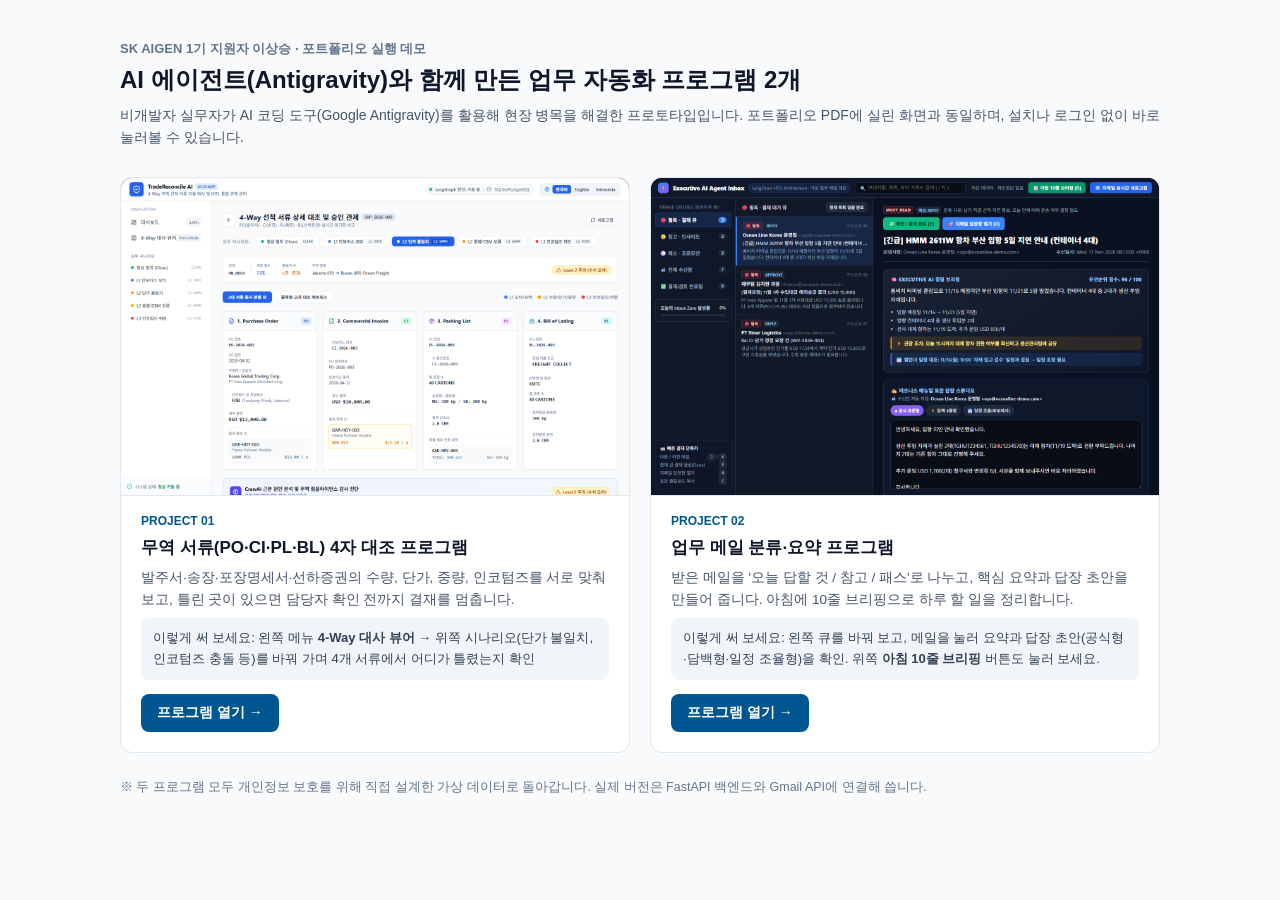
<file: index.html>
<!DOCTYPE html>
<html lang="ko">
<head>
  <meta charset="UTF-8" />
  <meta name="viewport" content="width=device-width, initial-scale=1.0" />
  <title>이상승 포트폴리오 데모 | SK AIGEN 1기</title>
  <style>
    * { box-sizing: border-box; margin: 0; padding: 0; }
    body { font-family: 'Pretendard', -apple-system, 'Malgun Gothic', sans-serif; background: #f8fafc; color: #1e293b; }
    .wrap { max-width: 1080px; margin: 0 auto; padding: 40px 20px 56px; }
    .head { margin-bottom: 28px; }
    .head .who { font-size: 13px; color: #64748b; font-weight: 600; }
    .head h1 { font-size: 24px; margin-top: 6px; color: #0f172a; }
    .head p { margin-top: 8px; font-size: 14px; color: #475569; line-height: 1.6; }
    .grid { display: grid; grid-template-columns: 1fr 1fr; gap: 20px; }
    .card { background: #fff; border: 1px solid #e2e8f0; border-radius: 12px; overflow: hidden; display: flex; flex-direction: column; text-decoration: none; color: inherit; transition: box-shadow .15s, transform .15s; }
    .card:hover { box-shadow: 0 10px 28px rgba(15, 23, 42, .12); transform: translateY(-2px); }
    .card img { width: 100%; height: auto; display: block; border-bottom: 1px solid #e2e8f0; background: #0f172a; min-height: 220px; object-fit: cover; }
    .body { padding: 18px 20px 20px; display: flex; flex-direction: column; gap: 8px; flex: 1; }
    .tag { font-size: 12px; font-weight: 700; color: #005691; }
    .body h2 { font-size: 17px; color: #0f172a; }
    .body p { font-size: 13.5px; color: #475569; line-height: 1.6; flex: 1; }
    .try { font-size: 13px; color: #334155; background: #f1f5f9; border-radius: 8px; padding: 10px 12px; line-height: 1.6; }
    .btn { margin-top: 6px; align-self: flex-start; background: #005691; color: #fff; font-size: 14px; font-weight: 700; padding: 10px 16px; border-radius: 8px; }
    .note { margin-top: 24px; font-size: 12.5px; color: #64748b; line-height: 1.6; }
    @media (max-width: 820px) { .grid { grid-template-columns: 1fr; } }
  </style>
</head>
<body>
  <div class="wrap">
    <div class="head">
      <div class="who">SK AIGEN 1기 지원자 이상승 · 포트폴리오 실행 데모</div>
      <h1>AI 에이전트(Antigravity)와 함께 만든 업무 자동화 프로그램 2개</h1>
      <p>비개발자 실무자가 AI 코딩 도구(Google Antigravity)를 활용해 현장 병목을 해결한 프로토타입입니다. 포트폴리오 PDF에 실린 화면과 동일하며, 설치나 로그인 없이 바로 눌러볼 수 있습니다.</p>
    </div>

    <div class="grid">
      <a class="card" href="./trade/">
        <img src="trade.png?v=3" onerror="this.onerror=null; this.src='trade.png';" alt="TradeReconcile AI 화면" loading="eager" decoding="async" />
        <div class="body">
          <div class="tag">PROJECT 01</div>
          <h2>무역 서류(PO·CI·PL·BL) 4자 대조 프로그램</h2>
          <p>발주서·송장·포장명세서·선하증권의 수량, 단가, 중량, 인코텀즈를 서로 맞춰 보고, 틀린 곳이 있으면 담당자 확인 전까지 결재를 멈춥니다.</p>
          <div class="try">이렇게 써 보세요: 왼쪽 메뉴 <b>4-Way 대사 뷰어</b> → 위쪽 시나리오(단가 불일치, 인코텀즈 충돌 등)를 바꿔 가며 4개 서류에서 어디가 틀렸는지 확인</div>
          <span class="btn">프로그램 열기 →</span>
        </div>
      </a>

      <a class="card" href="./email-briefing/">
        <img src="email.png?v=3" onerror="this.onerror=null; this.src='email.png';" alt="EmailBriefing AI 화면" loading="eager" decoding="async" />
        <div class="body">
          <div class="tag">PROJECT 02</div>
          <h2>업무 메일 분류·요약 프로그램</h2>
          <p>받은 메일을 '오늘 답할 것 / 참고 / 패스'로 나누고, 핵심 요약과 답장 초안을 만들어 줍니다. 아침에 10줄 브리핑으로 하루 할 일을 정리합니다.</p>
          <div class="try">이렇게 써 보세요: 왼쪽 큐를 바꿔 보고, 메일을 눌러 요약과 답장 초안(공식형·담백형·일정 조율형)을 확인. 위쪽 <b>아침 10줄 브리핑</b> 버튼도 눌러 보세요.</div>
          <span class="btn">프로그램 열기 →</span>
        </div>
      </a>
    </div>

    <p class="note">※ 두 프로그램 모두 개인정보 보호를 위해 직접 설계한 가상 데이터로 돌아갑니다. 실제 버전은 FastAPI 백엔드와 Gmail API에 연결해 씁니다.</p>
  </div>
</body>
</html>
</file>
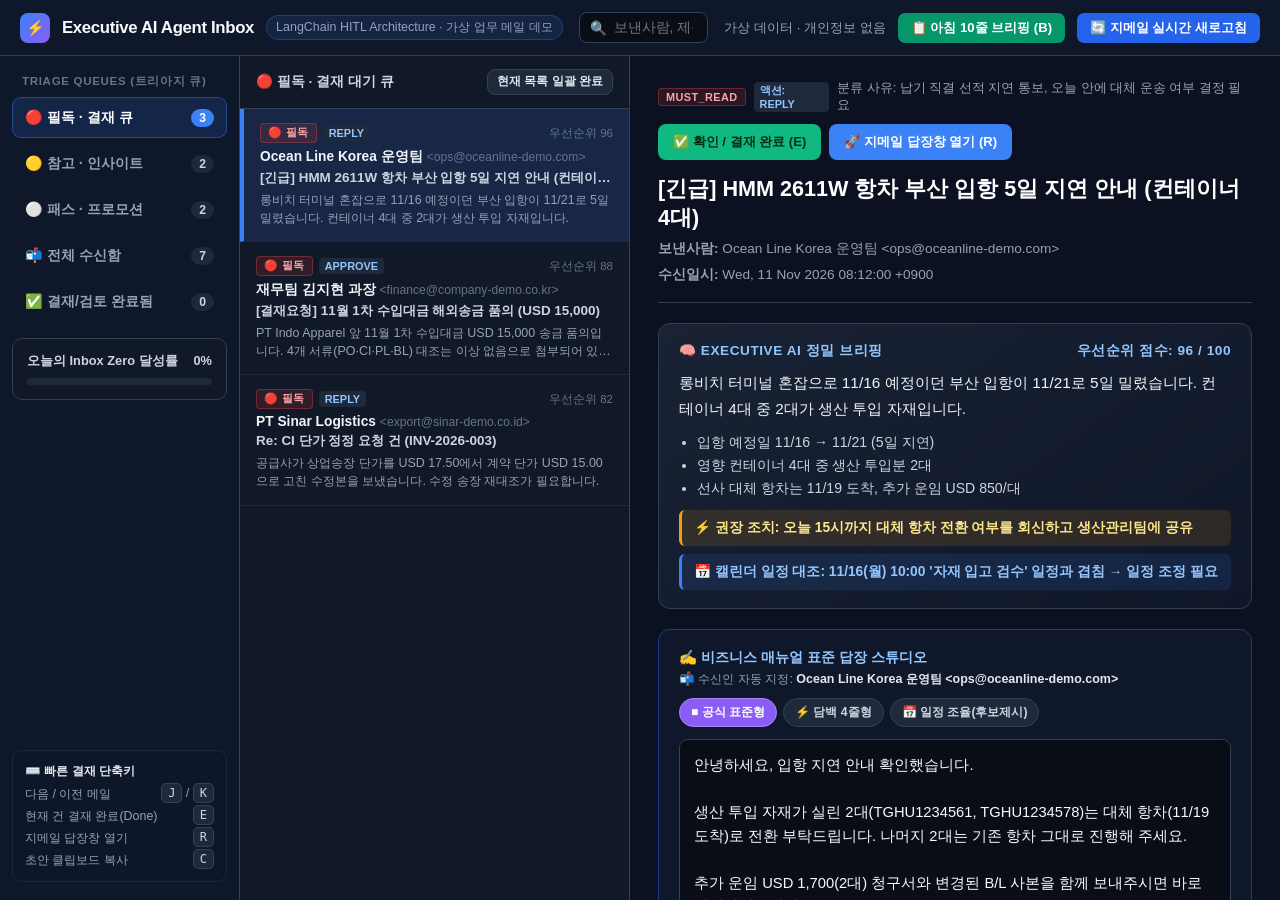
<file: email-briefing/index.html>
<!DOCTYPE html>
<html lang="ko">
<head>
    <meta charset="UTF-8" />
    <meta name="viewport" content="width=device-width, initial-scale=1.0" />
    <title>⚡ Executive AI Agent Inbox — Portfolio Demo</title>
    <style>
        :root {
            --bg-app: #090d16;
            --bg-sidebar: #0f172a;
            --bg-list: #111827;
            --bg-detail: #0b1120;
            --bg-card: #1e293b;
            --border: #1e293b;
            --border-light: #334155;
            --text-primary: #f8fafc;
            --text-secondary: #94a3b8;
            --text-muted: #64748b;
            --accent: #3b82f6;
            --accent-hover: #2563eb;
            --must: #ef4444;
            --must-soft: rgba(239, 68, 68, 0.14);
            --good: #f59e0b;
            --good-soft: rgba(245, 158, 11, 0.14);
            --skip: #64748b;
            --skip-soft: rgba(100, 116, 139, 0.16);
            --success: #10b981;
            --purple: #8b5cf6;
        }
        * { box-sizing: border-box; margin: 0; padding: 0; }
        body {
            font-family: 'Pretendard', -apple-system, BlinkMacSystemFont, 'Segoe UI', Roboto, sans-serif;
            background: var(--bg-app);
            color: var(--text-primary);
            height: 100vh;
            overflow: hidden;
            display: flex;
            flex-direction: column;
        }
        .top-bar {
            height: 56px;
            background: var(--bg-sidebar);
            border-bottom: 1px solid var(--border-light);
            display: flex;
            align-items: center;
            justify-content: space-between;
            padding: 0 20px;
            flex-shrink: 0;
        }
        .brand { display: flex; align-items: center; gap: 12px; }
        .brand-logo {
            width: 30px; height: 30px; border-radius: 8px;
            background: linear-gradient(135deg, #3b82f6, #8b5cf6);
            display: flex; align-items: center; justify-content: center;
            font-weight: 800; font-size: 0.95rem;
        }
        .brand-title { font-weight: 800; font-size: 1.05rem; letter-spacing: -0.02em; }
        .brand-sub {
            font-size: 0.78rem; color: var(--text-secondary);
            padding: 3px 9px; background: rgba(59, 130, 246, 0.12);
            border: 1px solid rgba(59, 130, 246, 0.3); border-radius: 999px;
        }
        .search-wrap { flex: 1; max-width: 380px; margin: 0 16px; position: relative; }
        .search-input {
            width: 100%; background: #090d16; border: 1px solid var(--border-light);
            color: var(--text-primary); padding: 7px 14px 7px 34px; border-radius: 8px;
            font-size: 0.86rem; outline: none;
        }
        .search-input:focus { border-color: var(--accent); }
        .search-icon { position: absolute; left: 11px; top: 50%; transform: translateY(-50%); color: var(--text-muted); font-size: 0.85rem; }
        .top-meta { display: flex; align-items: center; gap: 12px; font-size: 0.82rem; color: var(--text-secondary); }
        .kbd-hint {
            background: #1e293b; border: 1px solid #334155; border-radius: 5px;
            padding: 2px 6px; font-size: 0.75rem; font-family: Consolas, monospace; color: #cbd5e1;
        }
        .btn-refresh {
            background: #2563eb; color: #fff; border: none; border-radius: 7px;
            padding: 6px 13px; font-size: 0.82rem; font-weight: 700; cursor: pointer;
            display: inline-flex; align-items: center; gap: 5px; transition: all 0.15s ease;
        }
        .btn-refresh:hover { background: #1d4ed8; }
        .btn-refresh:disabled { opacity: 0.6; cursor: not-allowed; }
        .workspace { flex: 1; display: grid; grid-template-columns: 240px 390px 1fr; overflow: hidden; }
        .sidebar {
            background: var(--bg-sidebar); border-right: 1px solid var(--border-light);
            padding: 18px 12px; display: flex; flex-direction: column; justify-content: space-between; overflow-y: auto;
        }
        .nav-group-label { font-size: 0.72rem; font-weight: 700; text-transform: uppercase; letter-spacing: 0.06em; color: var(--text-muted); padding: 0 10px; margin-bottom: 8px; }
        .nav-btn {
            width: 100%; background: transparent; border: 1px solid transparent; color: var(--text-secondary);
            padding: 10px 12px; border-radius: 9px; display: flex; align-items: center; justify-content: space-between;
            font-size: 0.88rem; font-weight: 600; cursor: pointer; margin-bottom: 5px; transition: all 0.15s ease; text-align: left;
        }
        .nav-btn:hover { background: rgba(255, 255, 255, 0.04); color: var(--text-primary); }
        .nav-btn.active { background: rgba(59, 130, 246, 0.15); border-color: rgba(59, 130, 246, 0.4); color: #ffffff; }
        .nav-count { font-size: 0.76rem; font-weight: 700; padding: 2px 8px; border-radius: 999px; background: #1e293b; color: #cbd5e1; }
        .nav-btn.active .nav-count { background: var(--accent); color: #fff; }
        .progress-box { background: #111827; border: 1px solid var(--border-light); border-radius: 10px; padding: 14px; margin-top: 16px; }
        .progress-header { display: flex; justify-content: space-between; font-size: 0.8rem; margin-bottom: 8px; color: #cbd5e1; font-weight: 600; }
        .progress-track { width: 100%; height: 7px; background: #1e293b; border-radius: 999px; overflow: hidden; }
        .progress-fill { height: 100%; background: linear-gradient(90deg, #10b981, #3b82f6); width: 0%; transition: width 0.25s ease; }
        .shortcut-card { background: rgba(15, 23, 42, 0.7); border: 1px solid #1e293b; border-radius: 10px; padding: 12px; font-size: 0.78rem; color: var(--text-secondary); }
        .shortcut-row { display: flex; justify-content: space-between; margin-bottom: 5px; }
        .shortcut-row:last-child { margin-bottom: 0; }
        .queue-pane { background: var(--bg-list); border-right: 1px solid var(--border-light); display: flex; flex-direction: column; overflow: hidden; }
        .queue-header { padding: 13px 16px; border-bottom: 1px solid var(--border-light); display: flex; justify-content: space-between; align-items: center; font-size: 0.85rem; font-weight: 700; color: #cbd5e1; }
        .queue-list { flex: 1; overflow-y: auto; }
        .queue-item { padding: 14px 16px; border-bottom: 1px solid #1e293b; cursor: pointer; transition: background 0.12s ease; position: relative; }
        .queue-item:hover { background: rgba(255, 255, 255, 0.03); }
        .queue-item.selected { background: rgba(59, 130, 246, 0.14); border-left: 4px solid var(--accent); }
        .queue-item.resolved { opacity: 0.48; }
        .q-top { display: flex; justify-content: space-between; align-items: center; gap: 6px; margin-bottom: 5px; }
        .q-badges { display: flex; align-items: center; gap: 6px; }
        .triage-chip { font-size: 0.68rem; font-weight: 800; padding: 2px 7px; border-radius: 4px; text-transform: uppercase; letter-spacing: 0.04em; }
        .chip-MUST_READ { background: var(--must-soft); color: #fca5a5; border: 1px solid rgba(239,68,68,0.35); }
        .chip-GOOD_TO_READ { background: var(--good-soft); color: #fde68a; border: 1px solid rgba(245,158,11,0.35); }
        .chip-SKIP { background: var(--skip-soft); color: #cbd5e1; }
        .sub-chip { font-size: 0.68rem; font-weight: 700; padding: 2px 6px; border-radius: 4px; background: #1e293b; color: #93c5fd; }
        .resolved-badge { font-size: 0.68rem; font-weight: 700; color: #6ee7b7; background: rgba(16, 185, 129, 0.15); padding: 2px 6px; border-radius: 4px; }
        .q-sender { font-size: 0.86rem; font-weight: 700; color: #f1f5f9; margin-bottom: 3px; white-space: nowrap; overflow: hidden; text-overflow: ellipsis; }
        .q-subject { font-size: 0.84rem; font-weight: 600; color: #cbd5e1; margin-bottom: 4px; white-space: nowrap; overflow: hidden; text-overflow: ellipsis; }
        .q-summary { font-size: 0.78rem; color: var(--text-secondary); display: -webkit-box; -webkit-line-clamp: 2; -webkit-box-orient: vertical; overflow: hidden; line-height: 1.45; }
        .detail-pane { background: var(--bg-detail); display: flex; flex-direction: column; overflow-y: auto; padding: 24px 28px 40px; }
        .detail-header { border-bottom: 1px solid var(--border-light); padding-bottom: 18px; margin-bottom: 20px; }
        .detail-ActionBar { display: flex; justify-content: space-between; align-items: center; flex-wrap: wrap; gap: 10px; margin-bottom: 14px; }
        .decision-btns { display: flex; gap: 8px; flex-wrap: wrap; }
        .btn { border: 1px solid transparent; border-radius: 8px; padding: 8px 14px; font-size: 0.82rem; font-weight: 700; cursor: pointer; display: inline-flex; align-items: center; gap: 6px; transition: all 0.15s ease; }
        .btn-approve { background: var(--success); color: #052e16; }
        .btn-approve:hover { filter: brightness(1.08); }
        .btn-gmail { background: var(--accent); color: #ffffff; }
        .btn-gmail:hover { background: var(--accent-hover); }
        .btn-secondary { background: #1e293b; border-color: #334155; color: #e2e8f0; }
        .btn-secondary:hover { background: #334155; }
        .detail-subject { font-size: 1.35rem; font-weight: 800; color: #ffffff; margin-bottom: 8px; line-height: 1.35; }
        .detail-meta { display: flex; justify-content: space-between; align-items: center; flex-wrap: wrap; gap: 8px; font-size: 0.85rem; color: var(--text-secondary); }
        .ai-brief-card { background: linear-gradient(145deg, rgba(30, 41, 59, 0.75), rgba(15, 23, 42, 0.9)); border: 1px solid #334155; border-radius: 12px; padding: 18px 20px; margin-bottom: 20px; }
        .ai-brief-title { font-size: 0.85rem; font-weight: 800; color: #93c5fd; text-transform: uppercase; letter-spacing: 0.04em; margin-bottom: 10px; display: flex; justify-content: space-between; align-items: center; }
        .ai-summary-text { font-size: 0.96rem; line-height: 1.65; color: #f1f5f9; margin-bottom: 12px; }
        .key-points-list { margin: 10px 0 12px 18px; color: #cbd5e1; font-size: 0.88rem; }
        .key-points-list li { margin-bottom: 4px; }
        .action-callout { background: rgba(245, 158, 11, 0.13); border-left: 3px solid #f59e0b; padding: 9px 12px; border-radius: 6px; font-size: 0.86rem; color: #fde68a; font-weight: 600; }
        .tab-bar { display: flex; gap: 8px; margin-bottom: 12px; border-bottom: 1px solid #1e293b; padding-bottom: 10px; }
        .tab-btn { background: #111827; border: 1px solid #334155; color: var(--text-secondary); padding: 6px 13px; border-radius: 7px; font-size: 0.81rem; font-weight: 700; cursor: pointer; }
        .tab-btn.active { background: #1e293b; color: #ffffff; border-color: var(--accent); }
        .hitl-studio { background: #0f172a; border: 1px solid #1e3a8a; border-radius: 12px; padding: 18px 20px; margin-bottom: 20px; }
        .studio-top { display: flex; justify-content: space-between; align-items: center; flex-wrap: wrap; gap: 10px; margin-bottom: 12px; }
        .studio-label { font-size: 0.9rem; font-weight: 800; color: #93c5fd; }
        .tone-pills { display: flex; gap: 6px; }
        .tone-pill { background: #1e293b; border: 1px solid #334155; color: #cbd5e1; padding: 5px 11px; border-radius: 999px; font-size: 0.76rem; font-weight: 700; cursor: pointer; }
        .tone-pill.active { background: var(--purple); border-color: #a78bfa; color: #ffffff; }
        .draft-editor { width: 100%; min-height: 150px; background: #090d16; color: #f8fafc; border: 1px solid #334155; border-radius: 9px; padding: 14px; font-family: inherit; font-size: 0.92rem; line-height: 1.6; resize: vertical; margin-bottom: 12px; }
        .studio-footer { display: flex; justify-content: space-between; align-items: center; flex-wrap: wrap; gap: 10px; }
        .original-box { background: #090d16; border: 1px solid #1e293b; border-radius: 10px; padding: 16px; font-size: 0.86rem; line-height: 1.65; color: #cbd5e1; white-space: pre-wrap; max-height: 360px; overflow-y: auto; }
        .links-bar { display: flex; flex-wrap: wrap; gap: 8px; margin-top: 12px; }
        .ext-link { background: #1e293b; border: 1px solid #334155; color: #60a5fa; text-decoration: none; padding: 5px 11px; border-radius: 6px; font-size: 0.78rem; font-weight: 600; }
        .ext-link:hover { background: #334155; }
        .toast { position: fixed; bottom: 22px; right: 24px; background: #10b981; color: #052e16; padding: 11px 18px; border-radius: 9px; font-weight: 800; font-size: 0.86rem; box-shadow: 0 10px 25px rgba(0,0,0,0.45); display: none; z-index: 999; }
    </style>
</head>
<body>
    <div class="top-bar">
        <div class="brand">
            <div class="brand-logo">⚡</div>
            <span class="brand-title">Executive AI Agent Inbox</span>
            <span class="brand-sub">LangChain HITL Architecture · 가상 업무 메일 데모</span>
        </div>
        <div class="search-wrap">
            <span class="search-icon">🔍</span>
            <input type="text" id="searchInput" class="search-input" placeholder="보낸사람, 제목, 요약 키워드 검색 ( / 키 )" oninput="handleSearch(this.value)" />
        </div>
        <div class="top-meta">
            <span>가상 데이터 · 개인정보 없음</span>
            <button class="btn-refresh" id="briefingBtn" onclick="toggleBriefingModal()" style="background:#059669;">
                📋 아침 10줄 브리핑 (B)
            </button>
            <button class="btn-refresh" id="refreshBtn" onclick="triggerLiveRefresh(this)">
                🔄 지메일 실시간 새로고침
            </button>
        </div>
    </div>

    <div class="workspace">
        <aside class="sidebar">
            <div>
                <div class="nav-group-label">Triage Queues (트리아지 큐)</div>
                <button class="nav-btn active" id="nav-MUST_READ" onclick="setFilter('MUST_READ')">
                    <span>🔴 필독 · 결재 큐</span>
                    <span class="nav-count" id="cnt-MUST_READ">0</span>
                </button>
                <button class="nav-btn" id="nav-GOOD_TO_READ" onclick="setFilter('GOOD_TO_READ')">
                    <span>🟡 참고 · 인사이트</span>
                    <span class="nav-count" id="cnt-GOOD_TO_READ">0</span>
                </button>
                <button class="nav-btn" id="nav-SKIP" onclick="setFilter('SKIP')">
                    <span>⚪ 패스 · 프로모션</span>
                    <span class="nav-count" id="cnt-SKIP">0</span>
                </button>
                <button class="nav-btn" id="nav-ALL" onclick="setFilter('ALL')">
                    <span>📬 전체 수신함</span>
                    <span class="nav-count" id="cnt-ALL">0</span>
                </button>
                <button class="nav-btn" id="nav-RESOLVED" onclick="setFilter('RESOLVED')">
                    <span>✅ 결재/검토 완료됨</span>
                    <span class="nav-count" id="cnt-RESOLVED">0</span>
                </button>

                <div class="progress-box">
                    <div class="progress-header">
                        <span>오늘의 Inbox Zero 달성률</span>
                        <span id="progressText">0%</span>
                    </div>
                    <div class="progress-track">
                        <div class="progress-fill" id="progressFill"></div>
                    </div>
                </div>
            </div>

            <div class="shortcut-card">
                <div style="font-weight:700; color:#e2e8f0; margin-bottom:6px;">⌨️ 빠른 결재 단축키</div>
                <div class="shortcut-row"><span>다음 / 이전 메일</span><span><kbd class="kbd-hint">J</kbd> / <kbd class="kbd-hint">K</kbd></span></div>
                <div class="shortcut-row"><span>현재 건 결재 완료(Done)</span><span><kbd class="kbd-hint">E</kbd></span></div>
                <div class="shortcut-row"><span>지메일 답장창 열기</span><span><kbd class="kbd-hint">R</kbd></span></div>
                <div class="shortcut-row"><span>초안 클립보드 복사</span><span><kbd class="kbd-hint">C</kbd></span></div>
            </div>
        </aside>

        <section class="queue-pane">
            <div class="queue-header">
                <span id="queueTitle">🔴 필독 · 결재 대기 큐</span>
                <button class="btn btn-secondary" style="padding:4px 9px; font-size:0.74rem;" onclick="markAllVisibleResolved()">현재 목록 일괄 완료</button>
            </div>
            <div class="queue-list" id="queueList"></div>
        </section>

        <main class="detail-pane" id="detailPane"></main>
    </div>

    <div class="toast" id="toastBox"></div>

    <script>
        const EMAILS = [{"id": "D01", "sender_name": "Ocean Line Korea 운영팀", "sender_email": "ops@oceanline-demo.com", "subject": "[긴급] HMM 2611W 항차 부산 입항 5일 지연 안내 (컨테이너 4대)", "date": "Wed, 11 Nov 2026 08:12:00 +0900", "message_id": "<demo-D01@example.com>", "snippet": "안녕하십니까, Ocean Line Korea 운영팀입니다.\n\n롱비치 터미널 혼잡으로 HMM 2611W 항차의 부산 입항 예정일이 11월 16일에서 11월 21일로 변경되었습니다.\n해당 항차에는 귀사 컨테이너 4대(TGHU1234561 외 3대)가 선적되어 있습니다.\n\n대체 항차(11/1", "full_body": "안녕하십니까, Ocean Line Korea 운영팀입니다.\n\n롱비치 터미널 혼잡으로 HMM 2611W 항차의 부산 입항 예정일이 11월 16일에서 11월 21일로 변경되었습니다.\n해당 항차에는 귀사 컨테이너 4대(TGHU1234561 외 3대)가 선적되어 있습니다.\n\n대체 항차(11/19 도착)로 전환을 원하시면 대당 USD 850의 추가 운임이 발생하며, 금일 15시까지 회신 주셔야 배정이 가능합니다.\n\n감사합니다.", "links": [], "category": "MUST_READ", "triage_type": "REPLY", "priority_score": 96, "reason": "납기 직결 선적 지연 통보, 오늘 안에 대체 운송 여부 결정 필요", "summary": "롱비치 터미널 혼잡으로 11/16 예정이던 부산 입항이 11/21로 5일 밀렸습니다. 컨테이너 4대 중 2대가 생산 투입 자재입니다.", "key_points": ["입항 예정일 11/16 → 11/21 (5일 지연)", "영향 컨테이너 4대 중 생산 투입분 2대", "선사 대체 항차는 11/19 도착, 추가 운임 USD 850/대"], "action_required": "오늘 15시까지 대체 항차 전환 여부를 회신하고 생산관리팀에 공유", "calendar_conflict": "11/16(월) 10:00 '자재 입고 검수' 일정과 겹침 → 일정 조정 필요", "reply_subject": "", "draft_polite": "안녕하세요, 입항 지연 안내 확인했습니다.\n\n생산 투입 자재가 실린 2대(TGHU1234561, TGHU1234578)는 대체 항차(11/19 도착)로 전환 부탁드립니다. 나머지 2대는 기존 항차 그대로 진행해 주세요.\n\n추가 운임 USD 1,700(2대) 청구서와 변경된 B/L 사본을 함께 보내주시면 바로 처리하겠습니다.\n\n감사합니다.", "draft_concise": "지연 안내 확인했습니다.\n생산 투입분 2대만 11/19 대체 항차로 바꿔 주세요.\n나머지 2대는 기존 일정 유지합니다.\n추가 운임 청구서와 변경 B/L 부탁드립니다.", "draft_schedule": "안녕하세요, 대체 항차 관련해 짧게 통화 가능할지 여쭙니다.\n\n- 11/11(수) 13:00~13:30\n- 11/11(수) 14:00~14:30\n\n편하신 시간 알려주시면 맞춰 연락드리겠습니다.", "draft_internal": "", "is_forwarded": false, "reply_to_email": "ops@oceanline-demo.com", "reply_to_name": "Ocean Line Korea 운영팀", "forwarder_email": "ops@oceanline-demo.com", "forwarder_name": "Ocean Line Korea 운영팀", "reply_draft": "안녕하세요, 입항 지연 안내 확인했습니다.\n\n생산 투입 자재가 실린 2대(TGHU1234561, TGHU1234578)는 대체 항차(11/19 도착)로 전환 부탁드립니다. 나머지 2대는 기존 항차 그대로 진행해 주세요.\n\n추가 운임 USD 1,700(2대) 청구서와 변경된 B/L 사본을 함께 보내주시면 바로 처리하겠습니다.\n\n감사합니다."}, {"id": "D02", "sender_name": "재무팀 김지현 과장", "sender_email": "finance@company-demo.co.kr", "subject": "[결재요청] 11월 1차 수입대금 해외송금 품의 (USD 15,000)", "date": "Wed, 11 Nov 2026 09:05:00 +0900", "message_id": "<demo-D02@example.com>", "snippet": "과장님, 11월 1차 수입대금 송금 품의 올립니다.\n\n- 수취인: PT Indo Apparel Manufacturing\n- 금액: USD 15,000.00\n- 근거 서류: PO-2026-001 / INV-2026-001 / PL-2026-001 / BL-2026-001\n\n4개 서류 대조", "full_body": "과장님, 11월 1차 수입대금 송금 품의 올립니다.\n\n- 수취인: PT Indo Apparel Manufacturing\n- 금액: USD 15,000.00\n- 근거 서류: PO-2026-001 / INV-2026-001 / PL-2026-001 / BL-2026-001\n\n4개 서류 대조 결과 수량·단가·금액 모두 일치합니다. 오늘 17시 전에 결재해 주시면 내일 오전 송금 진행하겠습니다.", "links": [], "category": "MUST_READ", "triage_type": "APPROVE", "priority_score": 88, "reason": "오늘 17시 마감 결재 건", "summary": "PT Indo Apparel 앞 11월 1차 수입대금 USD 15,000 송금 품의입니다. 4개 서류(PO·CI·PL·BL) 대조는 이상 없음으로 첨부되어 있습니다.", "key_points": ["송금액 USD 15,000 (T/T 60일 조건)", "PO·CI·PL·BL 4개 서류 대조 결과 불일치 없음", "오늘 17시 전 결재 시 내일 오전 송금"], "action_required": "서류 대조 결과 확인 후 오늘 17시 전 결재", "calendar_conflict": "", "reply_subject": "", "draft_polite": "김지현 과장님, 품의 확인했습니다.\n\n첨부해 주신 4개 서류 대조 결과와 금액 모두 확인했고, 결재 완료했습니다. 내일 오전 송금 진행 부탁드립니다.\n\n감사합니다.", "draft_concise": "품의 확인했습니다.\n서류 대조 결과와 금액 이상 없습니다.\n결재 완료했으니 내일 송금 부탁드립니다.\n감사합니다.", "draft_schedule": "", "draft_internal": "", "is_forwarded": false, "reply_to_email": "finance@company-demo.co.kr", "reply_to_name": "재무팀 김지현 과장", "forwarder_email": "finance@company-demo.co.kr", "forwarder_name": "재무팀 김지현 과장", "reply_draft": "김지현 과장님, 품의 확인했습니다.\n\n첨부해 주신 4개 서류 대조 결과와 금액 모두 확인했고, 결재 완료했습니다. 내일 오전 송금 진행 부탁드립니다.\n\n감사합니다."}, {"id": "D03", "sender_name": "PT Sinar Logistics", "sender_email": "export@sinar-demo.co.id", "subject": "Re: CI 단가 정정 요청 건 (INV-2026-003)", "date": "Tue, 10 Nov 2026 18:40:00 +0700", "message_id": "<demo-D03@example.com>", "snippet": "Dear Sir,\n\nPlease find attached the revised Commercial Invoice INV-2026-003-R1.\nThe unit price has been corrected from USD 17.50 to USD 15.00 per the purchase o", "full_body": "Dear Sir,\n\nPlease find attached the revised Commercial Invoice INV-2026-003-R1.\nThe unit price has been corrected from USD 17.50 to USD 15.00 per the purchase order.\nPlease discard the previous version.\n\nBest regards,\nPT Sinar Logistics", "links": [], "category": "MUST_READ", "triage_type": "REPLY", "priority_score": 82, "reason": "공급사가 단가 정정 회신, 수정 서류 재대조 후 답장 필요", "summary": "공급사가 상업송장 단가를 USD 17.50에서 계약 단가 USD 15.00으로 고친 수정본을 보냈습니다. 수정 송장 재대조가 필요합니다.", "key_points": ["수정 전 단가 USD 17.50 → 수정 후 USD 15.00", "총액 차이 USD 3,750 해소", "수정 CI 첨부, 원본 폐기 요청"], "action_required": "수정된 송장을 다시 대조하고 결과를 회신", "calendar_conflict": "", "reply_subject": "", "draft_polite": "Dear Sinar team,\n\nThank you for the revised invoice INV-2026-003-R1.\nWe have re-checked it against PO-2026-003, PL and B/L, and the unit price and total amount now match.\nWe will proceed with the payment process.\n\nBest regards,", "draft_concise": "Thanks for the revised invoice.\nRe-checked against PO, PL and B/L: all matched.\nWe will proceed with payment.\nBest regards,", "draft_schedule": "", "draft_internal": "", "is_forwarded": false, "reply_to_email": "export@sinar-demo.co.id", "reply_to_name": "PT Sinar Logistics", "forwarder_email": "export@sinar-demo.co.id", "forwarder_name": "PT Sinar Logistics", "reply_draft": "Dear Sinar team,\n\nThank you for the revised invoice INV-2026-003-R1.\nWe have re-checked it against PO-2026-003, PL and B/L, and the unit price and total amount now match.\nWe will proceed with the payment process.\n\nBest regards,"}, {"id": "D04", "sender_name": "관세사무소 박준호 관세사", "sender_email": "customs@customs-demo.co.kr", "subject": "[안내] 11월부터 원산지 증명서 전자 제출 의무화", "date": "Tue, 10 Nov 2026 16:20:00 +0900", "message_id": "<demo-D04@example.com>", "snippet": "안녕하세요, 박준호 관세사입니다.\n\n11월 15일 선적분부터 한-아세안 FTA 원산지 증명서는 전자 방식(e-CO)으로만 접수됩니다.\n종이 원본은 더 이상 받지 않으니, 거래 공급사에 미리 안내 부탁드립니다.\n\n감사합니다.", "full_body": "안녕하세요, 박준호 관세사입니다.\n\n11월 15일 선적분부터 한-아세안 FTA 원산지 증명서는 전자 방식(e-CO)으로만 접수됩니다.\n종이 원본은 더 이상 받지 않으니, 거래 공급사에 미리 안내 부탁드립니다.\n\n감사합니다.", "links": [], "category": "GOOD_TO_READ", "triage_type": "READ", "priority_score": 64, "reason": "업무 절차 변경 안내, 이번 주 안에 확인", "summary": "11/15부터 한-아세안 FTA 원산지 증명서를 전자로만 받습니다. 종이 원본 대신 PDF 제출로 바뀝니다.", "key_points": ["11/15 선적분부터 적용", "종이 원본 대신 전자 원산지증명서(e-CO) 제출", "공급사에 미리 안내 필요"], "action_required": "인도네시아 공급사 2곳에 e-CO 발급 요청 공지", "calendar_conflict": "", "reply_subject": "", "draft_polite": "", "draft_concise": "", "draft_schedule": "", "draft_internal": "", "is_forwarded": false, "reply_to_email": "customs@customs-demo.co.kr", "reply_to_name": "관세사무소 박준호 관세사", "forwarder_email": "customs@customs-demo.co.kr", "forwarder_name": "관세사무소 박준호 관세사", "reply_draft": ""}, {"id": "D05", "sender_name": "생산관리팀 이수민 대리", "sender_email": "ppic@company-demo.co.kr", "subject": "[공유] 다음 주 라인별 자재 소요 계획 (W47)", "date": "Tue, 10 Nov 2026 14:02:00 +0900", "message_id": "<demo-D05@example.com>", "snippet": "대리님, W47 자재 소요 계획 공유드립니다.\n원단 A-102 소요량이 늘어서 입고 일정 확인 부탁드립니다.\n부자재 B-7은 재고 3일분 남았습니다.", "full_body": "대리님, W47 자재 소요 계획 공유드립니다.\n원단 A-102 소요량이 늘어서 입고 일정 확인 부탁드립니다.\n부자재 B-7은 재고 3일분 남았습니다.", "links": [], "category": "GOOD_TO_READ", "triage_type": "READ", "priority_score": 58, "reason": "다음 주 입고 일정과 맞춰볼 내부 공유 자료", "summary": "W47 라인별 자재 소요 계획입니다. 원단 A-102 소요량이 지난주보다 18% 늘었습니다.", "key_points": ["원단 A-102 소요량 +18%", "부자재 B-7 재고 3일분", "입고 지연 시 2라인 먼저 영향"], "action_required": "입항 지연 컨테이너와 겹치는 품목이 있는지 확인", "calendar_conflict": "", "reply_subject": "", "draft_polite": "", "draft_concise": "", "draft_schedule": "", "draft_internal": "", "is_forwarded": false, "reply_to_email": "ppic@company-demo.co.kr", "reply_to_name": "생산관리팀 이수민 대리", "forwarder_email": "ppic@company-demo.co.kr", "forwarder_name": "생산관리팀 이수민 대리", "reply_draft": ""}, {"id": "D06", "sender_name": "Freight Weekly", "sender_email": "news@freightweekly-demo.com", "subject": "[주간 리포트] 아시아-북미 운임 지수 동향", "date": "Mon, 09 Nov 2026 07:00:00 +0900", "message_id": "<demo-D06@example.com>", "snippet": "이번 주 아시아-북미 운임 지수는 전주 대비 2% 하락했습니다. 연말 성수기 할증이 예고되어 있습니다.", "full_body": "이번 주 아시아-북미 운임 지수는 전주 대비 2% 하락했습니다. 연말 성수기 할증이 예고되어 있습니다.", "links": [], "category": "SKIP", "triage_type": "IGNORE", "priority_score": 12, "reason": "정기 뉴스레터, 회신 필요 없음", "summary": "이번 주 아시아-북미 컨테이너 운임 지수는 지난주보다 2% 내렸습니다.", "key_points": ["운임 지수 전주 대비 -2%", "연말 성수기 할증 예고"], "action_required": "회신 필요 없음", "calendar_conflict": "", "reply_subject": "", "draft_polite": "", "draft_concise": "", "draft_schedule": "", "draft_internal": "", "is_forwarded": false, "reply_to_email": "news@freightweekly-demo.com", "reply_to_name": "Freight Weekly", "forwarder_email": "news@freightweekly-demo.com", "forwarder_name": "Freight Weekly", "reply_draft": ""}, {"id": "D07", "sender_name": "Office Supply Mall", "sender_email": "promo@officemall-demo.com", "subject": "11월 사무용품 최대 30% 할인", "date": "Mon, 09 Nov 2026 10:30:00 +0900", "message_id": "<demo-D07@example.com>", "snippet": "11월 한정 사무용품 최대 30% 할인 행사를 진행합니다.", "full_body": "11월 한정 사무용품 최대 30% 할인 행사를 진행합니다.", "links": [], "category": "SKIP", "triage_type": "IGNORE", "priority_score": 8, "reason": "광고 메일", "summary": "사무용품 할인 광고입니다.", "key_points": ["11월 한정 최대 30% 할인"], "action_required": "회신 필요 없음", "calendar_conflict": "", "reply_subject": "", "draft_polite": "", "draft_concise": "", "draft_schedule": "", "draft_internal": "", "is_forwarded": false, "reply_to_email": "promo@officemall-demo.com", "reply_to_name": "Office Supply Mall", "forwarder_email": "promo@officemall-demo.com", "forwarder_name": "Office Supply Mall", "reply_draft": ""}];
        const STORAGE_KEY = "agy_agent_inbox_demo_v1";
        let resolvedIds = JSON.parse(localStorage.getItem(STORAGE_KEY) || "[]");
        let currentFilter = "MUST_READ";
        let searchQuery = "";
        let selectedEmailId = null;
        let currentTone = "polite";

        function showToast(msg) {
            const t = document.getElementById("toastBox");
            t.innerText = msg;
            t.style.display = "block";
            setTimeout(() => { t.style.display = "none"; }, 2500);
        }

        function triggerLiveRefresh(btn) {
            showToast("ℹ️ 포트폴리오 데모입니다. 실제 버전은 Gmail API로 메일을 받아와 AI가 다시 분류합니다.");
        }

        function saveResolvedState() {
            localStorage.setItem(STORAGE_KEY, JSON.stringify(resolvedIds));
            updateCountsAndProgress();
        }

        function getFilteredEmails() {
            return EMAILS.filter(item => {
                const isResolved = resolvedIds.includes(item.id);
                if (currentFilter === "RESOLVED") {
                    if (!isResolved) return false;
                } else if (currentFilter !== "ALL") {
                    if (item.category !== currentFilter) return false;
                }
                if (searchQuery.trim() !== "") {
                    const q = searchQuery.toLowerCase();
                    const hay = `${item.sender_name} ${item.sender_email} ${item.subject} ${item.summary}`.toLowerCase();
                    if (!hay.includes(q)) return false;
                }
                return true;
            });
        }

        function updateCountsAndProgress() {
            const mustCnt = EMAILS.filter(e => e.category === "MUST_READ" && !resolvedIds.includes(e.id)).length;
            const goodCnt = EMAILS.filter(e => e.category === "GOOD_TO_READ" && !resolvedIds.includes(e.id)).length;
            const skipCnt = EMAILS.filter(e => e.category === "SKIP" && !resolvedIds.includes(e.id)).length;
            const resCnt = EMAILS.filter(e => resolvedIds.includes(e.id)).length;

            document.getElementById("cnt-MUST_READ").innerText = mustCnt;
            document.getElementById("cnt-GOOD_TO_READ").innerText = goodCnt;
            document.getElementById("cnt-SKIP").innerText = skipCnt;
            document.getElementById("cnt-ALL").innerText = EMAILS.length;
            document.getElementById("cnt-RESOLVED").innerText = resCnt;

            const pct = EMAILS.length ? Math.round((resCnt / EMAILS.length) * 100) : 100;
            document.getElementById("progressText").innerText = pct + "%";
            document.getElementById("progressFill").style.width = pct + "%";
        }

        function setFilter(filterName) {
            currentFilter = filterName;
            document.querySelectorAll(".nav-btn").forEach(b => b.classList.remove("active"));
            const btn = document.getElementById("nav-" + filterName);
            if (btn) btn.classList.add("active");

            const titles = {
                "MUST_READ": "🔴 필독 · 결재 대기 큐",
                "GOOD_TO_READ": "🟡 참고 · AI 뉴스레터 & 인사이트",
                "SKIP": "⚪ 패스 · 프로모션 & 자동 필터링",
                "ALL": "📬 전체 메일 트리아지 목록",
                "RESOLVED": "✅ 결재 및 확인 완료된 메일"
            };
            document.getElementById("queueTitle").innerText = titles[filterName] || "메일 목록";

            const list = getFilteredEmails();
            selectedEmailId = list.length > 0 ? list[0].id : null;
            renderQueueList();
            renderDetailPane();
        }

        function handleSearch(val) {
            searchQuery = val;
            const list = getFilteredEmails();
            selectedEmailId = list.length > 0 ? list[0].id : null;
            renderQueueList();
            renderDetailPane();
        }

        function selectEmail(id) {
            selectedEmailId = id;
            currentTone = "polite";
            renderQueueList();
            renderDetailPane();
        }

        function toggleResolve(id) {
            const idx = resolvedIds.indexOf(id);
            if (idx === -1) {
                resolvedIds.push(id);
                showToast("✅ 확인/결재 완료 처리되었습니다 (완료 보관함으로 이동)");
            } else {
                resolvedIds.splice(idx, 1);
                showToast("↩️ 미결재 상태로 복구되었습니다.");
            }
            saveResolvedState();
            renderQueueList();
            renderDetailPane();
        }

        function markAllVisibleResolved() {
            const list = getFilteredEmails();
            list.forEach(item => {
                if (!resolvedIds.includes(item.id)) resolvedIds.push(item.id);
            });
            saveResolvedState();
            renderQueueList();
            renderDetailPane();
            showToast(`✅ ${list.length}건 결재 완료!`);
        }

        function escapeHtml(str) {
            if (!str) return "";
            return String(str)
                .replace(/&/g, "&amp;")
                .replace(/</g, "&lt;")
                .replace(/>/g, "&gt;")
                .replace(/"/g, "&quot;");
        }

        function renderQueueList() {
            const container = document.getElementById("queueList");
            const list = getFilteredEmails();
            if (list.length === 0) {
                container.innerHTML = `<div style="padding:36px 20px; text-align:center; color:#64748b; font-size:0.88rem;">이 큐에 표시할 메일이 없습니다 🎉</div>`;
                return;
            }

            const catLabel = {
                "MUST_READ": "🔴 필독",
                "GOOD_TO_READ": "🟡 참고",
                "SKIP": "⚪ 패스"
            };

            container.innerHTML = list.map(item => {
                const isSel = item.id === selectedEmailId;
                const isRes = resolvedIds.includes(item.id);
                return `
                <div class="queue-item ${isSel ? 'selected' : ''} ${isRes ? 'resolved' : ''}" onclick="selectEmail('${item.id}')">
                    <div class="q-top">
                        <div class="q-badges">
                            <span class="triage-chip chip-${item.category}">${catLabel[item.category] || item.category}</span>
                            <span class="sub-chip">${escapeHtml(item.triage_type || 'INFO')}</span>
                            ${isRes ? '<span class="resolved-badge">✓ 완료</span>' : ''}
                        </div>
                        <span style="font-size:0.72rem; color:#64748b;">우선순위 ${item.priority_score || 50}</span>
                    </div>
                    <div class="q-sender">${escapeHtml(item.sender_name)} <span style="font-weight:400; color:#64748b; font-size:0.76rem;">&lt;${escapeHtml(item.sender_email)}&gt;</span></div>
                    <div class="q-subject">${escapeHtml(item.subject)}</div>
                    <div class="q-summary">${escapeHtml(item.summary)}</div>
                </div>
                `;
            }).join("");
        }

        function switchTone(tone) {
            currentTone = tone;
            const item = EMAILS.find(e => e.id === selectedEmailId);
            if (!item) return;
            const map = {
                "polite": item.draft_polite || item.reply_draft || "",
                "concise": item.draft_concise || item.reply_draft || "",
                "schedule": item.draft_schedule || item.reply_draft || "",
                "internal": item.draft_internal || item.draft_polite || ""
            };
            const editor = document.getElementById("draftEditor");
            if (editor) editor.value = map[tone];

            const targetRecipient = (tone === "internal" && item.forwarder_email)
                ? `${item.forwarder_name || ''} <${item.forwarder_email}>`
                : `${item.reply_to_name || item.sender_name || ''} <${item.reply_to_email || item.sender_email}>`;
            const recEl = document.getElementById("recipientDisplay");
            if (recEl) recEl.innerText = targetRecipient;

            document.querySelectorAll(".tone-pill").forEach(el => el.classList.remove("active"));
            const activeBtn = document.getElementById("tone-" + tone);
            if (activeBtn) activeBtn.classList.add("active");
        }

        function copyCurrentDraft() {
            const editor = document.getElementById("draftEditor");
            if (!editor) return;
            navigator.clipboard.writeText(editor.value).then(() => {
                showToast("📋 답장 초안이 클립보드에 복사되었습니다!");
            });
        }

        function openGmailComposeForCurrent() {
            const item = EMAILS.find(e => e.id === selectedEmailId);
            if (!item) return;
            const editor = document.getElementById("draftEditor");
            const bodyText = editor ? editor.value : (item.draft_polite || "");
            const toEmail = (currentTone === "internal" && item.forwarder_email)
                ? item.forwarder_email
                : (item.reply_to_email || item.sender_email);
            const replySubj = item.reply_subject
                ? item.reply_subject
                : (item.subject.toLowerCase().startsWith("re:") ? item.subject : "[회신] " + item.subject);
            const url = "https://mail.google.com/mail/?view=cm&fs=1"
                + "&to=" + encodeURIComponent(toEmail)
                + "&su=" + encodeURIComponent(replySubj)
                + "&body=" + encodeURIComponent(bodyText);
            window.open(url, "_blank");
        }

        function renderDetailPane() {
            const pane = document.getElementById("detailPane");
            const item = EMAILS.find(e => e.id === selectedEmailId);
            if (!item) {
                pane.innerHTML = `<div style="margin:auto; text-align:center; color:#64748b;">좌측 목록에서 메일을 선택하세요.</div>`;
                return;
            }

            const isRes = resolvedIds.includes(item.id);
            const keyPointsHtml = (item.key_points && item.key_points.length)
                ? `<ul class="key-points-list">${item.key_points.map(kp => `<li>${escapeHtml(kp)}</li>`).join("")}</ul>`
                : "";

            const linksHtml = (item.links && item.links.length)
                ? `<div class="links-bar">${item.links.map(lk => `<a class="ext-link" href="${escapeHtml(lk.url)}" target="_blank">🔗 ${escapeHtml(lk.domain)} 바로가기</a>`).join("")}</div>`
                : "";

            const showDraftStudio = item.category === "MUST_READ" || item.draft_polite;

            pane.innerHTML = `
                <div class="detail-header">
                    <div class="detail-ActionBar">
                        <div style="display:flex; align-items:center; gap:8px;">
                            <span class="triage-chip chip-${item.category}">${item.category}</span>
                            <span class="sub-chip">액션: ${escapeHtml(item.triage_type || 'REVIEW')}</span>
                            <span style="font-size:0.8rem; color:#94a3b8;">분류 사유: ${escapeHtml(item.reason)}</span>
                        </div>
                        <div class="decision-btns">
                            <button class="btn btn-approve" onclick="toggleResolve('${item.id}')">
                                ${isRes ? '↩️ 미결재로 복원' : '✅ 확인 / 결재 완료 (E)'}
                            </button>
                            <button class="btn btn-gmail" onclick="openGmailComposeForCurrent()">
                                🚀 지메일 답장창 열기 (R)
                            </button>
                        </div>
                    </div>
                    <h2 class="detail-subject">${escapeHtml(item.subject)}</h2>
                    <div class="detail-meta">
                        <span><strong>보낸사람:</strong> ${escapeHtml(item.sender_name)} &lt;${escapeHtml(item.sender_email)}&gt;</span>
                        <span><strong>수신일시:</strong> ${escapeHtml(item.date)}</span>
                    </div>
                </div>

                <div class="ai-brief-card">
                    <div class="ai-brief-title">
                        <span>🧠 Executive AI 정밀 브리핑</span>
                        <span>우선순위 점수: ${item.priority_score || 80} / 100</span>
                    </div>
                    <div class="ai-summary-text">${escapeHtml(item.summary)}</div>
                    ${keyPointsHtml}
                    ${item.action_required ? `<div class="action-callout">⚡ 권장 조치: ${escapeHtml(item.action_required)}</div>` : ''}
                    ${item.calendar_conflict ? `<div class="action-callout" style="margin-top:8px; border-left-color:#3b82f6; color:#93c5fd; background:rgba(59,130,246,0.12);">📅 캘린더 일정 대조: ${escapeHtml(item.calendar_conflict)}</div>` : ''}
                    ${linksHtml}
                </div>

                ${showDraftStudio ? `
                <div class="hitl-studio">
                    <div class="studio-top">
                        <div>
                            <span class="studio-label">✍️ 비즈니스 매뉴얼 표준 답장 스튜디오</span>
                            <div style="font-size:0.78rem; color:#94a3b8; margin-top:4px;">
                                📬 수신인 자동 지정: <strong id="recipientDisplay" style="color:#e2e8f0;">${escapeHtml(item.reply_to_name || item.sender_name)} &lt;${escapeHtml(item.reply_to_email || item.sender_email)}&gt;</strong>
                                ${item.is_forwarded ? `<span style="color:#fbbf24; margin-left:6px;">(FW 전달 메일 감지됨)</span>` : ''}
                            </div>
                        </div>
                        <div class="tone-pills">
                            <button class="tone-pill active" id="tone-polite" onclick="switchTone('polite')">■ 공식 표준형</button>
                            <button class="tone-pill" id="tone-concise" onclick="switchTone('concise')">⚡ 담백 4줄형</button>
                            <button class="tone-pill" id="tone-schedule" onclick="switchTone('schedule')">📅 일정 조율(후보제시)</button>
                            ${item.is_forwarded && item.draft_internal ? `<button class="tone-pill" id="tone-internal" onclick="switchTone('internal')">🏢 전달자(${escapeHtml(item.forwarder_name)}) 내부회신</button>` : ''}
                        </div>
                    </div>
                    <textarea id="draftEditor" class="draft-editor" style="min-height:195px;">${escapeHtml(item.draft_polite || item.reply_draft || '')}</textarea>
                    <div class="studio-footer">
                        <span style="font-size:0.78rem; color:#64748b;">💡 답장 제목: <strong>${escapeHtml(item.reply_subject || ('[회신] ' + item.subject))}</strong></span>
                        <div style="display:flex; gap:8px;">
                            <button class="btn btn-secondary" onclick="copyCurrentDraft()">📋 초안 복사 (C)</button>
                            <button class="btn btn-gmail" onclick="openGmailComposeForCurrent()">🚀 이 초안으로 지메일 답장 열기 (R)</button>
                        </div>
                    </div>
                </div>
                ` : ''}

                <div>
                    <div class="tab-bar">
                        <span class="tab-btn active">📄 수신 이메일 실제 원문 (Original Message Body)</span>
                    </div>
                    <div class="original-box">${escapeHtml(item.full_body || item.snippet)}</div>
                </div>
            `;
        }

        document.addEventListener("keydown", (e) => {
            const tag = (e.target.tagName || "").toLowerCase();
            if (tag === "input" || tag === "textarea") {
                if (e.key === "Escape") e.target.blur();
                return;
            }
            if (e.key === "/") {
                e.preventDefault();
                document.getElementById("searchInput").focus();
                return;
            }
            const list = getFilteredEmails();
            if (!list.length) return;
            const curIdx = list.findIndex(x => x.id === selectedEmailId);

            if (e.key === "j" || e.key === "J") {
                const nextIdx = Math.min(list.length - 1, curIdx + 1);
                selectEmail(list[nextIdx].id);
            } else if (e.key === "k" || e.key === "K") {
                const prevIdx = Math.max(0, curIdx - 1);
                selectEmail(list[prevIdx].id);
            } else if (e.key === "e" || e.key === "E") {
                if (selectedEmailId) toggleResolve(selectedEmailId);
            } else if (e.key === "r" || e.key === "R") {
                openGmailComposeForCurrent();
            } else if (e.key === "c" || e.key === "C") {
                copyCurrentDraft();
            }
        });

        function toggleBriefingModal() {
            const m = document.getElementById("briefingModal");
            if (!m) return;
            m.style.display = (m.style.display === "none" || !m.style.display) ? "flex" : "none";
        }

        updateCountsAndProgress();
        setFilter("MUST_READ");
    </script>

    <div id="briefingModal" style="display:none; position:fixed; top:0; left:0; width:100vw; height:100vh; background:rgba(0,0,0,0.8); z-index:9999; align-items:center; justify-content:center; padding:20px;">
        <div style="background:#0f172a; border:1px solid #334155; border-radius:14px; width:940px; max-width:95vw; max-height:88vh; display:flex; flex-direction:column; overflow:hidden; box-shadow:0 20px 50px rgba(0,0,0,0.6);">
            <div style="padding:16px 20px; border-bottom:1px solid #1e293b; display:flex; justify-content:space-between; align-items:center;">
                <div style="display:flex; align-items:center; gap:10px;">
                    <span style="font-size:1.05rem; font-weight:800; color:#f8fafc;">📋 아침 10줄 메일 브리핑 & 분류 규칙</span>
                    <span style="font-size:0.75rem; background:#1e293b; color:#94a3b8; padding:3px 8px; border-radius:999px;">briefing.md & mail-rules.md</span>
                </div>
                <button onclick="toggleBriefingModal()" style="background:transparent; border:none; color:#94a3b8; font-size:1.3rem; cursor:pointer;">✕</button>
            </div>
            <div style="flex:1; overflow-y:auto; padding:20px; display:grid; grid-template-columns:1fr 1fr; gap:18px;">
                <div style="background:#111827; border:1px solid #1e293b; border-radius:10px; padding:16px; overflow-y:auto;">
                    <div style="font-size:0.86rem; font-weight:700; color:#38bdf8; margin-bottom:10px; border-bottom:1px solid #1e293b; padding-bottom:6px;">📄 briefing.md (10줄 브리핑)</div>
                    <pre style="white-space:pre-wrap; font-family:Consolas, monospace; font-size:0.8rem; color:#e2e8f0; line-height:1.6;">## 🔴 오늘 답할 것
- [Ocean Line Korea] 부산 입항 5일 지연, 대체 항차 전환 여부 | 기한: 오늘 15시 | 내 동작: 회신
- [재무팀] 수입대금 USD 15,000 송금 품의 | 기한: 오늘 17시 | 내 동작: 결재
- [PT Sinar Logistics] 단가 정정 송장 재대조 | 기한: 오늘 | 내 동작: 회신

## 🟡 기한 있는 것
- [관세사무소] 원산지 증명서 전자 제출 의무화 | 기한: 11월 15일 | 내 동작: 공급사 공지

## 🟢 읽어 두면 되는 것
- [생산관리팀] W47 라인별 자재 소요 계획 | 기한: 해당없음 | 내 동작: 입고 일정 대조

## ⚪ 안 봐도 되는 것
- [Freight Weekly] 주간 운임 지수 리포트 | 기한: 해당없음 | 내 동작: 단순열람
- [Office Supply Mall] 사무용품 할인 광고 | 기한: 해당없음 | 내 동작: 단순열람

모든 줄이 수신 메일 1건과 1:1로 연결됨을 확인했습니다.</pre>
                </div>
                <div style="background:#111827; border:1px solid #1e293b; border-radius:10px; padding:16px; overflow-y:auto;">
                    <div style="font-size:0.86rem; font-weight:700; color:#a78bfa; margin-bottom:10px; border-bottom:1px solid #1e293b; padding-bottom:6px;">⚙️ mail-rules.md (4대 칸 분류 규칙)</div>
                    <pre style="white-space:pre-wrap; font-family:Consolas, monospace; font-size:0.8rem; color:#e2e8f0; line-height:1.6;">조건: '보낸사람이 선사이고 제목에 지연·긴급이 있으면' -&gt; [오늘 답할 것]
조건: '보낸사람이 재무팀이고 제목에 결재요청이 있으면' -&gt; [오늘 답할 것]
조건: '보낸사람이 공급사이고 제목에 정정이 있으면' -&gt; [오늘 답할 것]
조건: '보낸사람이 관세사이고 제목에 안내가 있으면' -&gt; [기한 있는 것]
조건: '보낸사람이 사내 팀이고 제목에 공유가 있으면' -&gt; [읽어 두면 되는 것]
조건: '뉴스레터·리포트이면' -&gt; [안 봐도 되는 것]
조건: '할인·프로모션이면' -&gt; [안 봐도 되는 것]

빠진 메일: 없음. 같은 규칙으로 다시 돌려도 같은 분류가 나오는지 확인했습니다.</pre>
                </div>
            </div>
            <div style="padding:12px 20px; border-top:1px solid #1e293b; background:#0b1120; display:flex; justify-content:space-between; align-items:center;">
                <span style="font-size:0.76rem; color:#64748b;">가상 업무 메일 7건 기준 예시</span>
                <button onclick="toggleBriefingModal()" class="btn btn-secondary">닫기 (Esc 또는 B)</button>
            </div>
        </div>
    </div>
</body>
</html>
</file>
